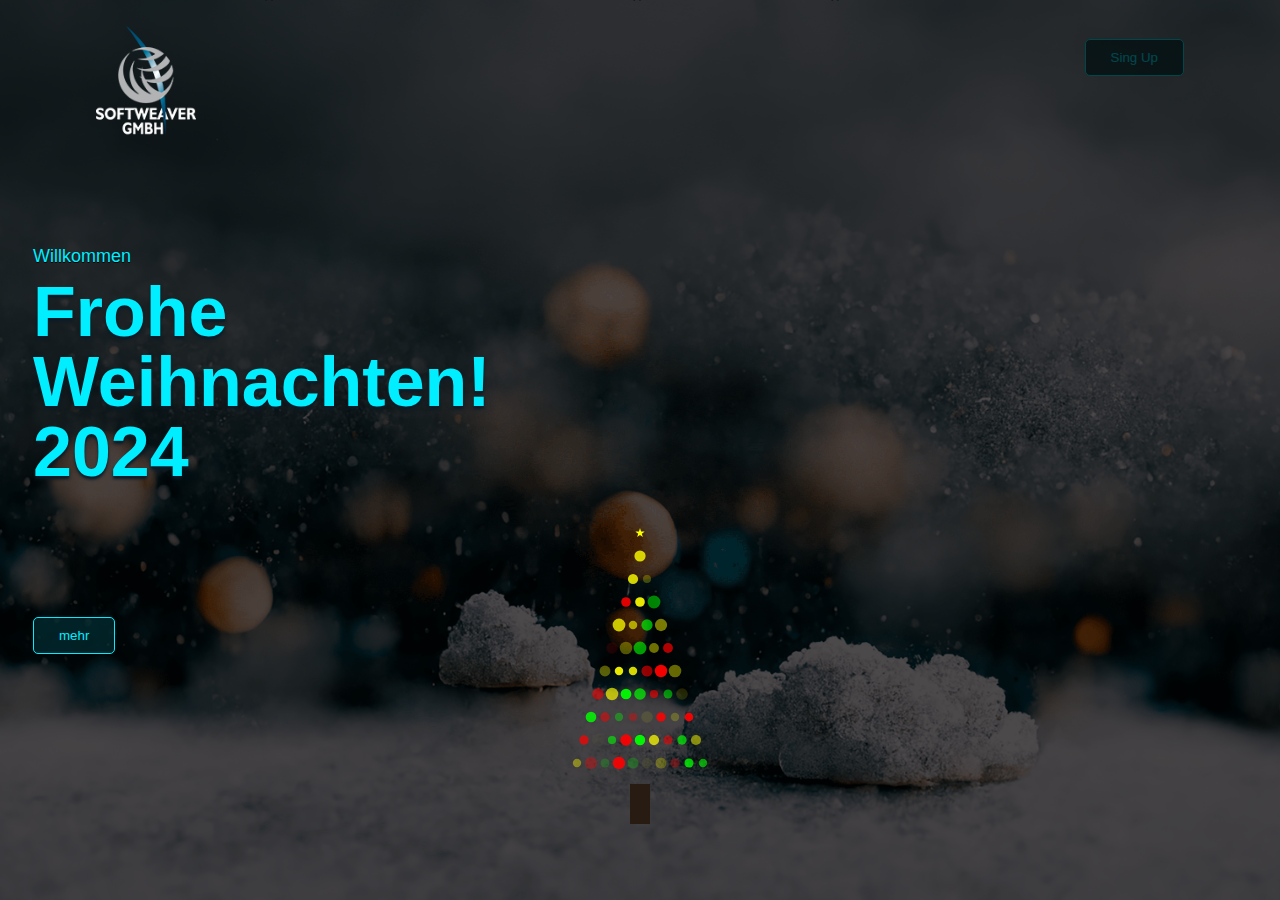
<file: PROJEKT/Documentation/HTML/Christmas/index.html>
<!DOCTYPE html>
<html lang="de"></html>

<head>
    <meta charset="UTF-8">
    <meta http-equiv="X-UA-Compatible" content="IE=edge">
    <meta name="viewport" content="width=device-width, initial-scale=1.0">
    <!--Publisher, Autor-->
    <meta name="author" content="Darwin Paz">

<title>Animated Christmas Tree</title>
<link rel="stylesheet" type="text/css" href="style.css">
</head>

<div class="hero">
  <div class="navbar">
      <img src="softweaver-logo-light.png" class="logo">
      <button type="button">Sing Up</button>
  </div>

  <div class="content">
      <small>Willkommen</small>
      <h1>Frohe<br>Weihnachten!<br>2024</h1>
      <button type="button">mehr</button>
  </div>

<body>
  <div class="tree-container">
    <div class="tree">
      <div class="star top"></div>
      <div class="row row1"></div>
      <div class="row row2"></div>
      <div class="row row3"></div>
      <div class="row row4"></div>
      <div class="row row5"></div>
      <div class="row row6"></div>
      <div class="row row7"></div>
      <div class="row row8"></div>
      <div class="row row9"></div>
      <div class="row row10"></div>
      <div class="trunk"></div>
    </div>
    <div class="message"> </div>
  </div>

  <div class="snows">
    <img src="snow.png">
    <img src="snow.png">
    <img src="snow.png">
    <img src="snow.png">
    <img src="snow.png">
    <img src="snow.png">
    <img src="snow.png">
</div>
</div>

  <script src="script.js"></script>
</body>
</html>
</file>
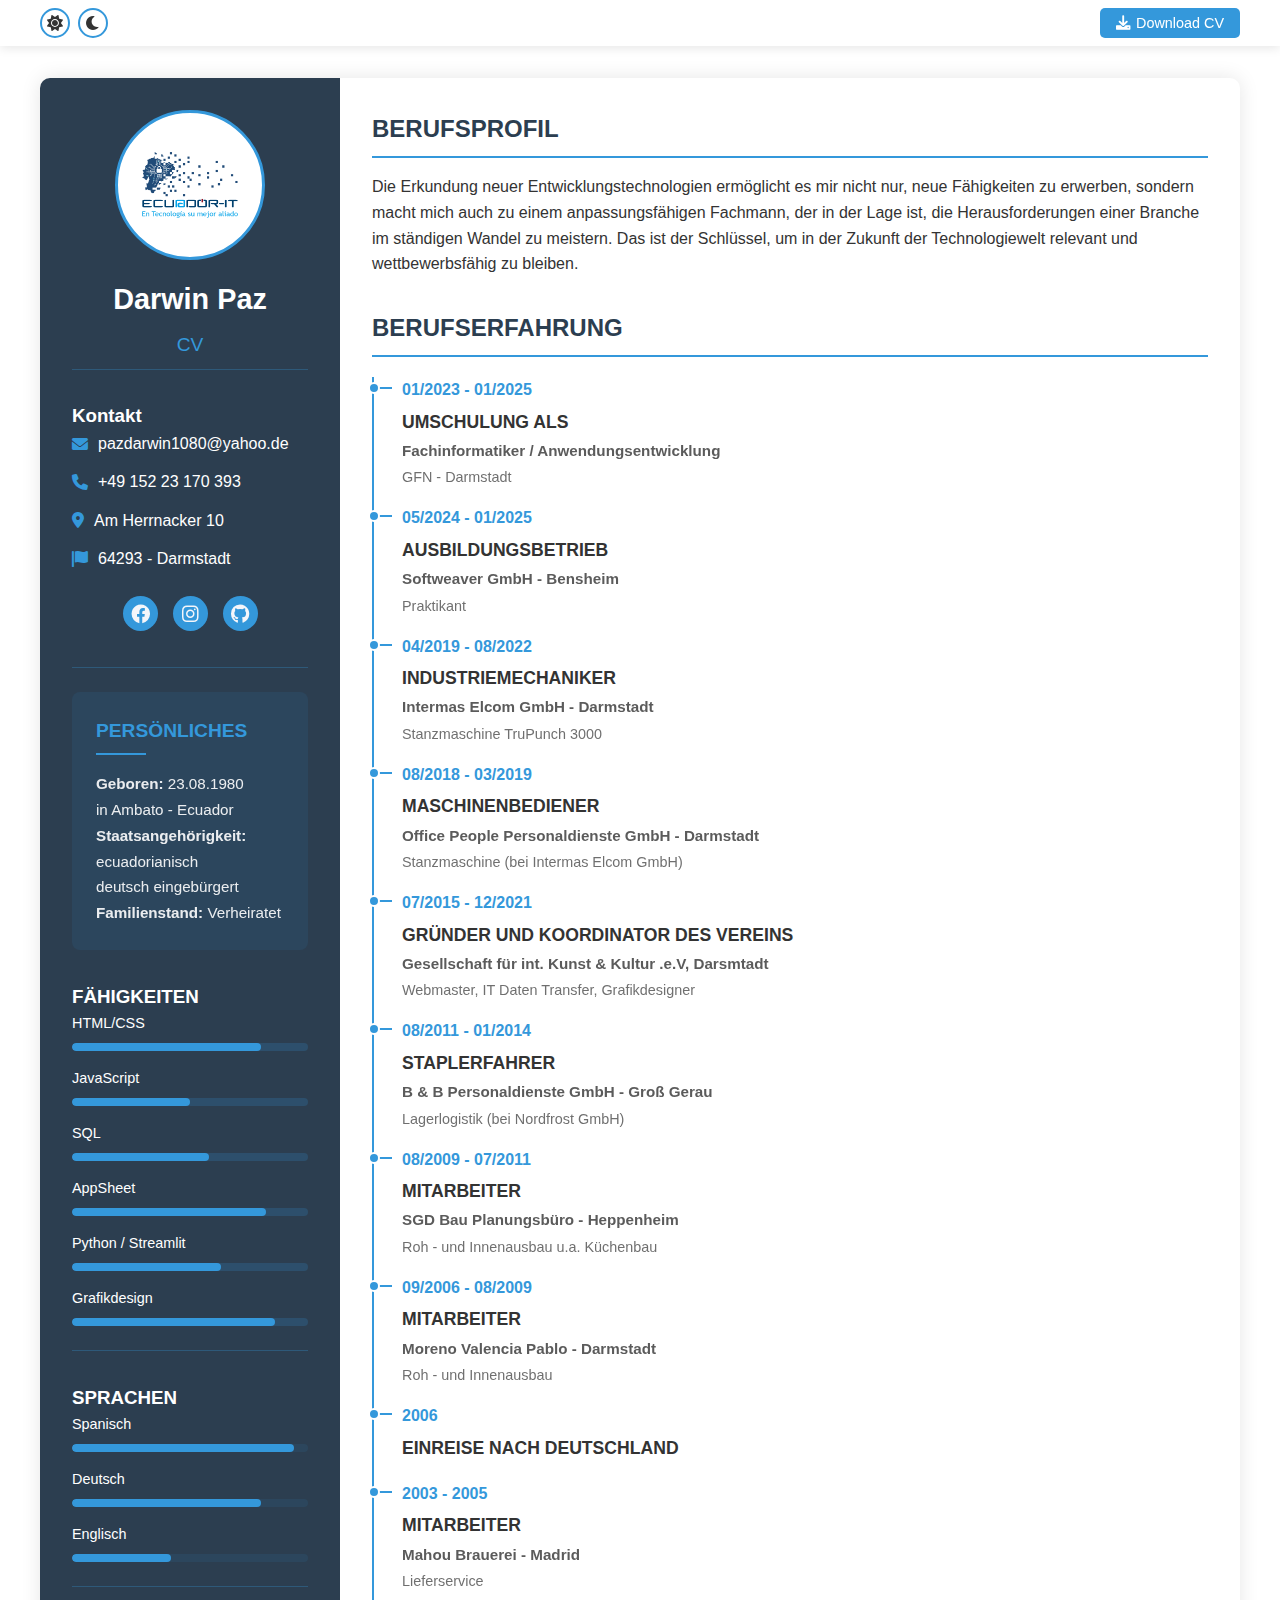
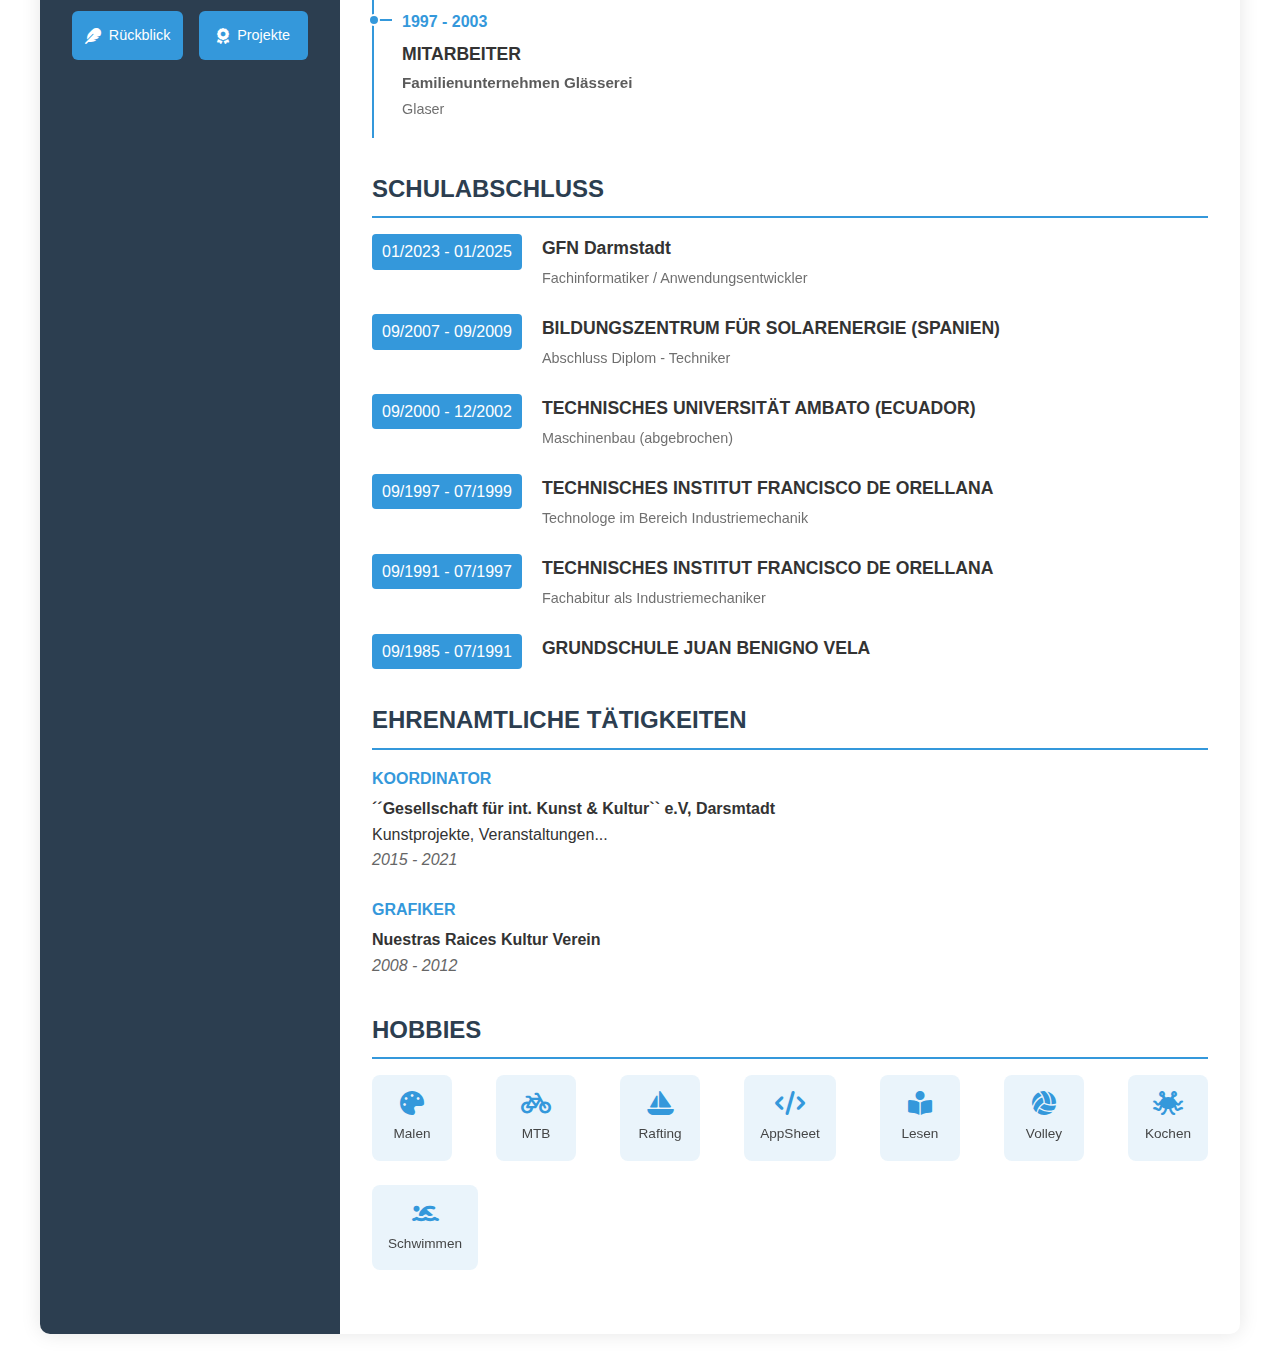
<file: PROJEKT/Documentation/HTML/CV/index.html>
<!DOCTYPE html>
<!--Open HTML Document-->
<html lang="de">
<head>
    <meta charset="UTF-8">
    <meta name="viewport" content="width=device-width, initial-scale=1.0">
    <!--Copyright, Publisher, Autor-->
    <meta name="authors" content="Darwin Paz">
    <meta name="publisher" content="Darwin Paz">
    <meta name="copyright" content="© D.Paz">

    <title>CV Modern</title>

    <!--Styles-->
    <link rel="stylesheet" href="styles.css">
    <link rel="stylesheet" href="https://cdnjs.cloudflare.com/ajax/libs/font-awesome/6.0.0/css/all.min.css">
    
    <!--Call script-->
    <script src="script.js" defer></script>
    
</head>
<body>
    <header class="top-bar">
        <div class="theme-buttons">
            <button id="lightMode" class="theme-btn" title="Tema Claro">
                <i class="fas fa-sun"></i>
            </button>
            <button id="darkMode" class="theme-btn" title="Tema Oscuro">
                <i class="fas fa-moon"></i>
            </button>
        </div>
        <div class="download-btn">
            <button id="downloadCV" title="Descargar CV">
                <i class="fas fa-download"></i> Download CV
            </button>
        </div>
    </header>
    <div class="container">
        <aside class="sidebar">
            <div class="profile">
                <div class="profile-img">
                    <img src="EC-IT-Logo.png" alt="Logo Perfil">
                </div>
                <h1>Darwin Paz</h1>
                <h2>CV</h2>
            </div>
            
            <section class="contact-info">
                <h3>Kontakt</h3>
                <ul>
                    <li><i class="fas fa-envelope"></i> pazdarwin1080@yahoo.de</li>
                    <li><i class="fas fa-phone"></i> +49 152 23 170 393</li>
                    <li><i class="fas fa-map-marker-alt"></i> Am Herrnacker 10</li>
                    <li><i class="fa fa-flag"></i> 64293 - Darmstadt</li>
                </ul>
                
                <!--SOCIALS-->
                <div class="user-info__user-links">
                    <ul class="links__social">
                        <li class="social__option">
                            <a href="#" class="social__link">
                                <i class="fa-brands fa-facebook"></i>
                            </a>
                        </li>
                        <li class="social__option">
                            <a href="#" class="social__link">
                                <i class="fa-brands fa-instagram"></i>
                            </a>
                        </li>
                        <li class="social__option">
                            <a href="#" class="social__link">
                                <i class="fa-brands fa-github"></i>
                            </a>
                        </li>
                    </ul>
                </div>
            </section>

            <section class="personal">
                <h3>PERSÖNLICHES</h3>
                <p><strong>Geboren:</strong> 23.08.1980 <br>
                    in Ambato - Ecuador <br>
                <strong>Staatsangehörigkeit:</strong><br>
                    ecuadorianisch <br>
                    deutsch eingebürgert <br>
                <strong>Familienstand:</strong> Verheiratet</p>
            </section>

            <section class="skills">
                <h3>FÄHIGKEITEN</h3>
                <div class="skill-item">
                    <div class="skill-info">
                        <span class="skill-name">HTML/CSS</span>
                        <span class="skill-percentage"> </span>
                    </div>
                    <div class="skill-bar">
                        <div class="skill-progress" style="width: 80%"></div>
                    </div>

                </div>
                <div class="skill-item">
                    <div class="skill-info">
                        <span class="skill-name">JavaScript</span>
                        <span class="skill-percentage"> </span>
                    </div>
                    <div class="skill-bar">
                        <div class="skill-progress" style="width: 50%"></div>
                    </div>

                </div>
                <div class="skill-item">
                    <div class="skill-info">
                        <span class="skill-name">SQL</span>
                        <span class="skill-percentage"> </span>
                    </div>
                    <div class="skill-bar">
                        <div class="skill-progress" style="width: 58%"></div>
                    </div>

                </div>
                <div class="skill-item">
                    <div class="skill-info">
                        <span class="skill-name">AppSheet</span>
                        <span class="skill-percentage"> </span>
                    </div>
                    <div class="skill-bar">
                        <div class="skill-progress" style="width: 82%"></div>
                    </div>

                </div>
                <div class="skill-item">
                    <div class="skill-info">
                        <span class="skill-name">Python / Streamlit</span>
                        <span class="skill-percentage"> </span>
                    </div>
                    <div class="skill-bar">
                        <div class="skill-progress" style="width: 63%"></div>
                    </div>

                </div>
                <div class="skill-item">
                    <div class="skill-info">
                        <span class="skill-name">Grafikdesign</span>
                        <span class="skill-percentage"> </span>
                    </div>
                    <div class="skill-bar">
                        <div class="skill-progress" style="width: 86%"></div>
                    </div>

                </div>
            </section>

            <section class="languages">
                <h3>SPRACHEN</h3>
                <div class="language-item">
                    <div class="language-info">
                        <span class="language-name">Spanisch</span>
                        <span class="language-level"> </span>
                    </div>
                    <div class="language-bar">
                        <div class="language-progress" style="width: 94%"></div>
                    </div>

                </div>
                <div class="language-item">
                    <div class="language-info">
                        <span class="language-name">Deutsch</span>
                        <span class="language-level"> </span>
                    </div>
                    <div class="language-bar">
                        <div class="language-progress" style="width: 80%"></div>
                    </div>

                </div>
                <div class="language-item">
                    <div class="language-info">
                        <span class="language-name">Englisch</span>
                        <span class="language-level"> </span>
                    </div>
                    <div class="language-bar">
                        <div class="language-progress" style="width: 42%"></div>
                    </div>

                </div>
            </section>

            <div class="sidebar-buttons">
                <a href="#" class="sidebar-btn">
                    <i class="fa-solid fa-feather"></i>
                    <span>Rückblick</span>
                </a>
                <a href="#" class="sidebar-btn">
                    <i class="fa-solid fa-award"></i>
                    <span>Projekte</span>
                </a>
            </div>
        </aside>

        <main class="main-content">
            <section class="about">
                <h3>BERUFSPROFIL</h3>
                <p>Die Erkundung neuer Entwicklungstechnologien ermöglicht es mir nicht nur, neue Fähigkeiten zu erwerben, sondern macht mich auch zu einem anpassungsfähigen Fachmann, der in der Lage ist, die Herausforderungen einer Branche im ständigen Wandel zu meistern. Das ist der Schlüssel, um in der Zukunft der Technologiewelt relevant und wettbewerbsfähig zu bleiben.</p>
            </section>

            <section class="experience">
                <h3>BERUFSERFAHRUNG</h3>
                <div class="timeline">
                  <div class="experience-item">
                    <div class="timeline-dot"></div>
                    <h4>01/2023 - 01/2025</h4>
                    <p class="position">UMSCHULUNG ALS</p>
                    <p class="company">Fachinformatiker / Anwendungsentwicklung</p>
                    <p class="activity">GFN - Darmstadt</p>

                  </div>

                  <div class="experience-item">
                    <div class="timeline-dot"></div>
                    <h4>05/2024 - 01/2025</h4>
                    <p class="position">AUSBILDUNGSBETRIEB</p>
                    <p class="company">Softweaver GmbH - Bensheim</p>
                    <p class="activity">Praktikant</p>
                  </div>

                  <div class="experience-item">
                    <div class="timeline-dot"></div>
                    <h4>04/2019 - 08/2022</h4>
                    <p class="position">INDUSTRIEMECHANIKER</p>
                    <p class="company">Intermas Elcom GmbH - Darmstadt</p>
                    <p class="activity">Stanzmaschine TruPunch 3000</p>
                  </div>

                  <div class="experience-item">
                    <div class="timeline-dot"></div>
                    <h4>08/2018 - 03/2019</h4>
                    <p class="position">MASCHINENBEDIENER</p>
                    <p class="company">Office People Personaldienste GmbH - Darmstadt</p>
                    <p class="activity">Stanzmaschine (bei Intermas Elcom GmbH)</p>
                  </div>

                  <div class="experience-item">
                    <div class="timeline-dot"></div>
                    <h4>07/2015 - 12/2021</h4>
                    <p class="position">GRÜNDER UND KOORDINATOR DES VEREINS</p>
                    <p class="company">Gesellschaft für int. Kunst & Kultur .e.V, Darsmtadt</p>
                    <p class="activity">Webmaster, IT Daten Transfer, Grafikdesigner</p>
                  </div>

                  <div class="experience-item">
                    <div class="timeline-dot"></div>
                    <h4>08/2011 - 01/2014</h4>
                    <p class="position">STAPLERFAHRER</p>
                    <p class="company">B & B Personaldienste GmbH - Groß Gerau</p>
                    <p class="activity">Lagerlogistik (bei Nordfrost GmbH)</p>
                  </div>

                  <div class="experience-item">
                    <div class="timeline-dot"></div>
                    <h4>08/2009 - 07/2011</h4>
                    <p class="position">MITARBEITER</p>
                    <p class="company">SGD Bau Planungsbüro - Heppenheim</p>
                    <p class="activity">Roh - und Innenausbau u.a. Küchenbau</p>
                  </div>

                  <div class="experience-item">
                    <div class="timeline-dot"></div>
                    <h4>09/2006 - 08/2009</h4>
                    <p class="position">MITARBEITER</p>
                    <p class="company">Moreno Valencia Pablo - Darmstadt</p>
                    <p class="activity">Roh - und Innenausbau</p>
                  </div>

                  <div class="experience-item">
                    <div class="timeline-dot"></div>
                    <h4>2006</h4>
                    <p class="position">EINREISE NACH DEUTSCHLAND</p>
                    <p class="company"> </p>
                    <p class="activity"> </p>
                  </div>

                  <div class="experience-item">
                    <div class="timeline-dot"></div>
                    <h4>2003 - 2005</h4>
                    <p class="position">MITARBEITER</p>
                    <p class="company">Mahou Brauerei - Madrid</p>
                    <p class="activity">Lieferservice</p>
                  </div>

                  <div class="experience-item">
                    <div class="timeline-dot"></div>
                    <h4>1997 - 2003</h4>
                    <p class="position">MITARBEITER</p>
                    <p class="company">Familienunternehmen Glässerei</p>
                    <p class="activity">Glaser</p>
                  </div>

                </div>
              </section>

            <section class="education">
                <h3>SCHULABSCHLUSS</h3>
                <div class="education-item">
                    <div class="education-date">01/2023 - 01/2025</div>
                    <div class="education-info">
                        <h4>GFN Darmstadt</h4>
                        <p class="institution"> </p>
                        <p class="description">Fachinformatiker / Anwendungsentwickler</p>
                    </div>
                </div>

                <div class="education-item">
                    <div class="education-date">09/2007 - 09/2009</div>
                    <div class="education-info">
                        <h4>BILDUNGSZENTRUM FÜR SOLARENERGIE (SPANIEN)</h4>
                        <p class="institution"> </p>
                        <p class="description">Abschluss Diplom - Techniker</p>
                    </div>
                </div>

                <div class="education-item">
                    <div class="education-date">09/2000 - 12/2002</div>
                    <div class="education-info">
                        <h4>TECHNISCHES UNIVERSITÄT AMBATO (ECUADOR)</h4>
                        <p class="institution"> </p>
                        <p class="description">Maschinenbau (abgebrochen)</p>
                    </div>
                </div>

                <div class="education-item">
                    <div class="education-date">09/1997 - 07/1999</div>
                    <div class="education-info">
                        <h4>TECHNISCHES INSTITUT FRANCISCO DE ORELLANA</h4>
                        <p class="institution"> </p>
                        <p class="description">Technologe im Bereich Industriemechanik</p>
                    </div>
                </div>

                <div class="education-item">
                    <div class="education-date">09/1991 - 07/1997</div>
                    <div class="education-info">
                        <h4>TECHNISCHES INSTITUT FRANCISCO DE ORELLANA</h4>
                        <p class="institution"> </p>
                        <p class="description">Fachabitur als Industriemechaniker</p>
                    </div>
                </div>

                <div class="education-item">
                    <div class="education-date">09/1985 - 07/1991</div>
                    <div class="education-info">
                        <h4>GRUNDSCHULE JUAN BENIGNO VELA</h4>
                        <p class="institution"> </p>
                        <p class="description"> </p>
                    </div>
                </div>

            </section>

            <section class="certifications">
                <h3>EHRENAMTLICHE TÄTIGKEITEN</h3>

                <div class="certification-item">
                    <h4>KOORDINATOR</h4>
                    <p class="institution">´´Gesellschaft für int. Kunst & Kultur`` e.V, Darsmtadt</p>
                    <p class="description">Kunstprojekte, Veranstaltungen...</p>
                    <p class="date">2015 - 2021</p>
                </div>

                <div class="certification-item">
                    <h4>GRAFIKER</h4>
                    <p class="institution">Nuestras Raices Kultur Verein</p>
                    <p class="date">2008 - 2012</p>
                </div>
            </section>

            <section class="hobbies">
                <h3>HOBBIES</h3>
                <div class="hobbies-container">
                    <div class="hobby-item">
                        <i class="fas fa-palette"></i>
                        <span>Malen</span>
                    </div>
                    <div class="hobby-item">
                        <i class="fas fa-bicycle"></i>
                        <span>MTB</span>
                    </div>
                    <div class="hobby-item">
                        <i class="fa-solid fa-sailboat"></i>
                        <span>Rafting</span>
                    </div>
                    <div class="hobby-item">
                        <i class="fa-solid fa-code"></i>
                        <span>AppSheet</span>
                    </div>
                    <div class="hobby-item">
                        <i class="fas fa-book-reader"></i>
                        <span>Lesen</span>
                    </div>
                    <div class="hobby-item">
                        <i class="fa-solid fa-volleyball"></i>
                        <span>Volley</span>
                    </div>
                    <div class="hobby-item">
                        <i class="fa-solid fa-spaghetti-monster-flying"></i>
                        <span>Kochen</span>
                    </div>
                    <div class="hobby-item">
                        <i class="fa-solid fa-person-swimming"></i>
                        <span>Schwimmen</span>
                    </div>
                </div>
            </section>
        </main>
    </div>
</body>
</html>
</file>
<file: PROJEKT/Documentation/HTML/Christmas/style.css>
/* VARIABLES DEFINITION */

:root{
  --color-principal: #0ef;
  --color-secondary: #ffffff;

  --color-background: #081b29;
  --color-transparent: transparent;

  --color-icons: #f8a60e;
  --color-buttons: #081b29;
  --color-title: #0ed3e9;
  --color-details: #0F3759;
}

/*--GENERAL STYLES--*/
*{
  margin: 0;
  padding: 0;
  font-family: sans-serif;
}

body {
    background-color: #000;
    display: flex;
    justify-content: center;
    align-items: center;
    min-height: 100vh;
    margin: 0;
  }
  
  .tree-container {
    text-align: center;
    display: flex;
    flex-direction: column;
    min-height: 150vh;
    justify-content: center;
    align-items: center;
  }
  
  .tree {
    display: inline-block;
  }
  
  .star {
    width: 120px;
    height: 120px;
    background-color: rgb(251, 255, 0);
    clip-path: polygon(
      50% 0%,
      61% 35%,
      98% 35%,
      68% 57%,
      79% 91%,
      50% 70%,
      21% 91%,
      32% 57%,
      2% 35%,
      39% 35%
    );
    margin: 0 auto;
  }
  
  .row {
    margin: 5px auto;
  }
  
  .row1 { width: 20px; }
  .row2 { width: 40px; }
  .row3 { width: 60px; }
  .row4 { width: 80px; }
  .row5 { width: 100px; }
  .row6 { width: 120px; }
  .row7 { width: 140px; }
  .row8 { width: 160px; }
  .row9 { width: 180px; }
  .row10 { width: 200px; }
  
  .star, .row div {
    display: inline-block;
    width: 10px;
    height: 10px;
    border-radius: 50%;
    margin: 2px;
  }
  
  /* Clases para los colores */
  .yellow { animation: blink-yellow 3s infinite; }
  .green { animation: blink-green 3s infinite; }
  .red { animation: blink-red 3s infinite; }
  
  .trunk {
    width: 20px;
    height: 40px;
    background-color: #875a3c;
    margin: 10px auto;
  }
  
  .message {
    color: #0f0;
    font-size: 24px;
    margin-top: 20px;
    font-family: sans-serif;
  }
  

  @keyframes blink-yellow {
    0%, 33% { opacity: 1; }
    33.1%, 100% { opacity: 0.4; }
  }
  
  @keyframes blink-green {
    0%, 33% { opacity: 0.4; }
    33.1%, 66% { opacity: 1; }
    66.1%, 100% { opacity: 0.4; }
  }
  
  @keyframes blink-red {
    0%, 66% { opacity: 0.4; }
    66.1%, 100% { opacity: 1; }
  }


  .hero {
    width: 100%;
    height: 100vh;
    background-image: url(Vivid_Snow.png);
    background-size: cover;
    background-position: center;
    position: relative;
    overflow: hidden;
  }
  
  .hero::before {
    content: "";
    position: absolute;
    top: 0;
    left: 0;
    width: 100%;
    height: 100%;
    background-color: rgba(0, 0, 0, 0.7);
  }


  .logo {
    width: 100px;
    margin-top: 150px;
    cursor: pointer;
    z-index: 1;
  }


.navbar{
    width: 85%;
    height: 15px;
    margin: auto;
    display: flex;
    align-items: center;
    justify-content: space-between;
}

button{
    color: var(--color-principal);
    padding: 10px 25px;
    background: #022d33b6;
    border: 1px solid var(--color-principal);
    border-radius: 5px;
    outline: none;
    margin-top: 100px;
    cursor: pointer;
    transition: all 0.6s ease-in-out;
}
button:hover{
    transform: scale(1.1);
}


.content{
    color: var(--color-principal);
    position: absolute;
    top: 50%;
    left: 8px;
    transform: translateY(-50%);
    z-index: 2;

    padding: 10px 25px;
    outline: none;

}


h1{
    font-size: 70px;
    margin: 10px 0 30px;
    line-height: 70px;
    text-shadow: 0 3px 3px var(--color-background);
}


small{
    font-size: 18px;
    margin: 5px 0 20px;
    text-shadow: 0 1px black;
}



  .snows img{
    width: 50px;
    animation: bubble 7s linear infinite;
    filter:brightness(10%);
}

.snows{
    width: 100%;
    display: flex;
    align-items: center;
    justify-content: space-around;
    position: absolute;
    top: -50px;
}
@keyframes bubble{
    0%{
        transform: translateY(0);
        opacity: 0;
    }
    50%{
        opacity: 1;
    }
    70%{
        opacity: 1;
    }
    100%{
        transform: translateY(80vh);
        opacity: 0;
}
}


.snows img:nth-child(1){
    animation-delay: 2s;
    width: 23px;
}
.snows img:nth-child(2){
    animation-delay: 1s;
}
.snows img:nth-child(3){
    animation-delay: 3s;
    width: 23px;
}
.snows img:nth-child(4){
    animation-delay: 4.5s;
}
.snows img:nth-child(5){
    animation-delay: 3s;
}
.snows img:nth-child(6){
    width: 18px;
    animation-delay: 6s;
}
.snows img:nth-child(7){
    width: 33px;
    animation-delay: 7s;
}


@media screen and (max-width: 600px)
{
    h1{
        font-size: 33px;
        line-height: 48px;
    }
    .side-bar{
        width: 100%;
        height: 48px;
        top: auto;
        bottom: 0;
        display: flex;
        align-items: center;
        justify-content: space-between;
        padding: 0 10px;
        box-sizing: border-box;
    }
}

@media screen and (max-width: 900px) and (min-width: 600px)
{
h1{
        font-size: 56px;
        line-height: 56px;
    }
    .side-bar{
        width: 100%;
        height: 45px;
        top: auto;
        bottom: 0;
        display: flex;
        align-items: center;
        justify-content: space-between;
        padding: 0 10px;
        box-sizing: border-box;
    }
}
</file>
<file: PROJEKT/Documentation/HTML/CV/styles.css>
:root {
    --primary-color: #2c3e50;
    --secondary-color: #3498db;
    --text-color: #333;
    --light-gray: #f5f6fa;
    --sidebar-width: 300px;
    --background-color: #ffffff;
    --timeline-color: var(--secondary-color);
    --timeline-color-rgb: 52, 152, 219;
}

[data-theme="dark"] {
    --primary-color: #433F3E;
    --secondary-color: #BF973A;
    --text-color: #ffffff;
    --light-gray: #BF973A;
    --background-color: #1a1a1a;
    --timeline-color: #BF973A;
    --timeline-color-rgb: 191, 151, 58;
}

[data-theme="dark"] h3,
[data-theme="dark"] .sidebar h3,
[data-theme="dark"] .personal h3,
[data-theme="dark"] .section-title {
    color: #BF973A;
}

[data-theme="dark"] .personal h3::after {
    background: #BF973A;
}

[data-theme="dark"] .about h3,
[data-theme="dark"] .experience h3,
[data-theme="dark"] .education h3,
[data-theme="dark"] .certifications h3,
[data-theme="dark"] .hobbies h3 {
    color: #BF973A;
}

[data-theme="dark"] .experience-item h4 {
    color: #BF973A;
}

* {
    margin: 0;
    padding: 0;
    box-sizing: border-box;
}

body {
    font-family: 'Segoe UI', Tahoma, Geneva, Verdana, sans-serif;
    line-height: 1.6;
    color: var(--text-color);
    background-color: var(--background-color);
    transition: all 0.3s ease;
}

/* Barra superior y botones */
.top-bar {
    background-color: var(--background-color);
    padding: 8px 40px;
    display: flex;
    justify-content: space-between;
    align-items: center;
    box-shadow: 0 2px 10px rgba(0,0,0,0.1);
    position: sticky;
    top: 0;
    z-index: 1000;
    min-height: 45px;
}

.theme-buttons {
    display: flex;
    gap: 8px;
}

.theme-btn {
    background: none;
    border: 2px solid var(--secondary-color);
    border-radius: 50%;
    font-size: 1rem;
    cursor: pointer;
    color: var(--text-color);
    padding: 6px;
    margin: 0;
    transition: all 0.3s ease;
    width: 30px;
    height: 30px;
    display: flex;
    align-items: center;
    justify-content: center;
}

.theme-btn:hover {
    transform: scale(1.1);
    background-color: var(--secondary-color);
    color: white;
}

.download-btn {
    margin-left: auto;
}

#downloadCV {
    background-color: var(--secondary-color);
    color: white;
    border: none;
    padding: 6px 16px;
    border-radius: 5px;
    cursor: pointer;
    display: flex;
    align-items: center;
    gap: 6px;
    transition: all 0.3s ease;
    font-size: 0.9rem;
    font-weight: 500;
    height: 30px;
}

#downloadCV:hover {
    transform: translateY(-2px);
    box-shadow: 0 2px 5px rgba(0,0,0,0.2);
}

/* Contenedor principal */
.container {
    max-width: 1200px;
    margin: 2rem auto;
    background: var(--background-color);
    box-shadow: 0 0 20px rgba(0, 0, 0, 0.1);
    border-radius: 10px;
    overflow: hidden;
    display: flex;
}

/* Sidebar Styles */
.sidebar {
    width: var(--sidebar-width);
    background-color: var(--primary-color);
    color: white;
    padding: 2rem;
}

.profile {
    text-align: center;
    margin-bottom: 2rem;
}

.profile-img {
    width: 150px;
    height: 150px;
    margin: 0 auto 1rem;
    border-radius: 50%;
    overflow: hidden;
    background-color: var(--background-color);
    display: flex;
    align-items: center;
    justify-content: center;
    border: 3px solid var(--secondary-color);
    padding: 15px;
}

.profile-img img {
    width: 85%;
    height: 85%;
    object-fit: contain;
    display: block;
}

.profile h1 {
    font-size: 1.8rem;
    margin-bottom: 0.5rem;
}

.profile h2 {
    font-size: 1.2rem;
    font-weight: normal;
    color: var(--secondary-color);
    margin-bottom: 1rem;
}

/* Agrega la línea separadora */
.profile h2::after {
    content: '';
    display: block;
    width: 100%;
    height: 0.1px;
    background-color: var(--secondary-color); /* Puedes ajustar el color */
    margin-top: 0.5rem; /* Espacio superior para la línea */
    opacity: 0.3;
}

/* Contact Info */
.contact-info ul {
    list-style: none;
}

.contact-info li {
    margin-bottom: 0.8rem;
    display: flex;
    align-items: center;
}

.contact-info i {
    margin-right: 10px;
    color: var(--secondary-color);
}

.contact-info::after {
    content: '';
    display: block;
    width: 100%;
    height: 1px;
    background: var(--secondary-color);
    margin: 1.5rem 0;
    opacity: 0.3;
}

/* Skills and Languages */
.skills, .languages {
    margin-top: 2rem;
}

/* Sidebar buttons */
.sidebar-buttons{
    display: flex;
    gap: 1rem;
    margin-top: 1.5rem;
}

.sidebar-btn{
    flex: 1;
    display: flex;
    align-items: center;
    justify-content: center;
    gap: 0.5rem;
    padding: 0.8rem;
    background: var(--secondary-color);
    color: #fff;
    text-decoration: none;
    border-radius: 6px;
    transition: all 0.3s ease;
}

.sidebar-btn:hover{
    background: var(--secondary-color);
    transform: translateY(-2px);
}

.sidebar-btn i{
    font-size: 1rem;
}

.sidebar-btn span{
    font-size: 0.9rem;
    font-weight: 500;
}

.skills::after, .languages::after{
    content: '';
    display: block;
    width: 100%;
    height: 1px;
    background: var(--secondary-color);
    margin: 1.5rem 0;
    opacity: 0.3;
}

/* Skill bars styles */
.skill-item {
    margin-bottom: 1rem;
}

.skill-info {
    display: flex;
    justify-content: space-between;
    margin-bottom: 0.5rem;
}

.skill-name {
    color: #fff;
    font-size: 0.9rem;
}

.skill-percentage {
    color: var(--secondary-color);
    font-size: 0.9rem;
}

.skill-bar {
    background: rgba(var(--timeline-color-rgb), 0.2);
    height: 8px;
    border-radius: 4px;
    overflow: hidden;
}

.skill-progress {
    height: 100%;
    background: var(--secondary-color);
    border-radius: 4px;
    transition: width 0.5s ease-in-out;
}

/* Main Content */
.main-content {
    flex: 1;
    padding: 2rem;
}

.main-content section {
    margin-bottom: 2rem;
}

.main-content h3 {
    color: var(--primary-color);
    font-size: 1.5rem;
    margin-bottom: 1rem;
    padding-bottom: 0.5rem;
    border-bottom: 2px solid var(--secondary-color);
}

.experience-item, .education-item, .certification-item {
    margin-bottom: 1.5rem;
}

.experience-item h4, .education-item h4, .certification-item h4 {
    color: var(--secondary-color);
    margin-bottom: 0.3rem;
}

.company, .institution {
    font-weight: bold;
}

.date {
    color: #666;
    font-style: italic;
    margin-bottom: 0.5rem;
}

.experience-item ul {
    list-style-position: inside;
    margin-top: 0.5rem;
}

/* Education styles */
.education-item {
    display: flex;
    gap: 20px;
    margin-bottom: 1.5rem;
}

.education-date {
    background: var(--secondary-color);
    color: #fff;
    padding: 5px 10px;
    border-radius: 4px;
    min-width: 100px;
    text-align: center;
    height: fit-content;
}

.education-info {
    flex: 1;
}

.education-info h4 {
    color: var(--text-color);
    margin-bottom: 0.3rem;
    font-size: 1.1rem;
}

.education-info .institution {
    color: var(--text-color);
    opacity: 0.8;
    font-size: 0.95rem;
    margin: 0.2rem 0;
}

.education-info .description {
    color: var(--text-color);
    opacity: 0.7;
    font-size: 0.9rem;
}

/* Timeline styles */
.timeline {
    position: relative;
    padding-left: 30px;
    margin-top: 20px;
}

.timeline::before {
    content: '';
    position: absolute;
    left: 0;
    top: 0;
    height: 100%;
    width: 2px;
    background-color: var(--timeline-color);
}

.experience-item {
    position: relative;
    margin-bottom: 0;
    padding-bottom: 1rem;
}

.timeline-dot {
    position: absolute;
    left: -34px;
    top: 5px;
    width: 12px;
    height: 12px;
    border-radius: 50%;
    background-color: var(--timeline-color);
    border: 2px solid var(--background-color);
}

.experience-item::before {
    content: '';
    position: absolute;
    left: -30px;
    top: 10px;
    width: 20px;
    height: 2px;
    background-color: var(--timeline-color);
}

.experience-item h4 {
    color: var(--secondary-color);
    font-size: 1rem;
    margin-bottom: 0.3rem;
}

.experience-item .position {
    font-weight: bold;
    font-size: 1.1rem;
    color: var(--text-color);
    margin: 0.2rem 0;
}

.experience-item .company {
    color: var(--text-color);
    opacity: 0.8;
    font-size: 0.95rem;
    margin: 0.2rem 0;
}

.experience-item .activity {
    color: var(--text-color);
    opacity: 0.7;
    font-size: 0.9rem;
    margin-top: 0.2rem;
}

/* Estilos para iconos sociales */
.user-info__user-links {
    margin-top: 1.5rem;
}

.links__social {
    list-style: none;
    display: flex;
    gap: 15px;
    justify-content: center;
    padding: 0;
}

.social__option {
    display: flex;
    align-items: center;
    justify-content: center;
}

.social__link {
    display: inline-flex;
    align-items: center;
    justify-content: center;
    width: 35px;
    height: 35px;
    border-radius: 50%;
    background-color: var(--secondary-color); /* Mantén el color de fondo general */
    color: white; /* Color del icono en blanco */
    text-decoration: none;
    transition: all 0.3s ease;
    position: relative;
}

.social__link i {
    font-size: 1.2rem;
    position: absolute;
    top: 50%;
    left: 50%;
    transform: translate(-50%, -50%);
    width: 100%;
    height: 100%;
    display: flex;
    align-items: center;
    justify-content: center;
}

.social__link:hover {
    color: #fff; /* Color del icono en blanco al pasar el ratón */
    transform: translateY(-2px);
}

.social__link:hover i {
    transform: translate(-50%, -50%) scale(1.1);
}

/* Colores específicos para cada red social */
.fa-facebook {
    background: linear-gradient(45deg, #f5f6fa, #f5f6fa);
    -webkit-background-clip: text;
    background-clip: text;
    -webkit-text-fill-color: transparent;
}

.fa-instagram {
    background: linear-gradient(45deg, #f5f6fa, #f5f6fa);
    -webkit-background-clip: text;
    background-clip: text;
    -webkit-text-fill-color: transparent;
}

.fa-github {
    background: linear-gradient(45deg, #f5f6fa, #f5f6fa);
    -webkit-background-clip: text;
    background-clip: text;
    -webkit-text-fill-color: transparent;
}

.social__link:hover .fa-facebook,
.social__link:hover .fa-instagram,
.social__link:hover .fa-github {
    -webkit-text-fill-color: white;
    background: none;
}

/* Personal section */
.personal{
    margin: 1.5rem 0;
    padding: 1.5rem;
    background: rgba(var(--timeline-color-rgb), 0.1);
    border-radius: 8px;
    transition: all 0.3s ease;
}
.personal:hover{
    transform: translateX(5px);
    background: rgba(var(--timeline-color-rgb), 0.15);
    box-shadow: 0 2px 8px rgba(var(--timeline-color-rgb), 0.1);
}
.personal h3{
    color: var(--secondary-color);
    margin-bottom: 1rem;
    font-size: 1.2rem;
    position: relative;
    padding-bottom: 0.5rem;
}
.personal h3::after{
    content: '';
    position: absolute;
    bottom: 0;
    left: 0;
    width: 50px;
    height: 2px;
    background: var(--secondary-color);
}
.personal p{
    color: #fff;
    opacity: 0.9;
    font-size: 0.95rem;
    line-height: 1.7;
    text-align: justify;
    margin: 0;
}

/* Hobbies styles */
.hobbies-container{
    display: flex;
    justify-content: space-between;
    flex-wrap: wrap;
    gap: 1.5rem;
    margin-top: 1rem;
}

.hobby-item{
    display: flex;
    flex-direction: column;
    align-items: center;
    text-align: center;
    padding: 1rem;
    background: rgba(var(--timeline-color-rgb), 0.1);
    border-radius: 8px;
    min-width: 80px;
    transition: all 0.3s ease;
}

.hobby-item:hover{
    transform: translateY(-5px);
    background: rgba(var(--timeline-color-rgb), 0.2);
}

.hobby-item i{
    font-size: 1.5rem;
    color: var(--secondary-color);
    margin-bottom: 0.5rem;
}

.hobby-item span{
    color: var(--text-color);
    font-size: 0.85rem;
    opacity: 0.9;
}

/* Language bars styles */
.language-item{
    margin-bottom:1rem;
}
.language-info{
    display:flex;
    justify-content:space-between;
    margin-bottom:0.5rem;
}
.language-name{
    color:#fff;
    font-size:0.9rem;
}
.language-level{
    color:var(--secondary-color);
    font-size:0.9rem;
}
.language-bar{
    background:rgba(var(--timeline-color-rgb),0.1);
    height:8px;
    border-radius:4px;
    overflow:hidden;
}
.language-progress{
    height:100%;
    background:var(--secondary-color);
    border-radius:4px;
    transition:width 0.5s ease-in-out;
}

/* Sidebar buttons */
.sidebar-buttons{
    display: flex;
    gap: 1rem;
    margin-top: 1.5rem;
}

.sidebar-btn{
    flex: 1;
    display: flex;
    align-items: center;
    justify-content: center;
    gap: 0.5rem;
    padding: 0.8rem;
    background: var(--secondary-color);
    color: #fff;
    text-decoration: none;
    border-radius: 6px;
    transition: all 0.3s ease;
}

.sidebar-btn:hover{
    background: rgba(var(--timeline-color-rgb), 0.9);
    transform: translateY(-2px);
}

.sidebar-btn i{
    font-size: 1rem;
}

.sidebar-btn span{
    font-size: 0.9rem;
    font-weight: 500;
}

/* Responsive Design */
@media (max-width: 768px) {
    .top-bar {
        flex-direction: column;
        gap: 10px;
        padding: 8px 20px;
    }

    .container {
        margin: 0;
        border-radius: 0;
    }

    .sidebar {
        width: 100%;
    }

    .profile-img {
        width: 120px;
        height: 120px;
    }

    .top-bar {
        padding: 8px 20px;
    }
}

/* Responsive Design */
@media (max-width: 768px) {
    .top-bar {
        flex-direction: column;
        gap: 10px;
        padding: 8px 20px;
    }

    .container {
        margin: 0;
        border-radius: 0;
    }

    .sidebar {
        width: 100%;
    }

    .profile-img {
        width: 120px;
        height: 120px;
    }

    .top-bar {
        padding: 8px 20px;
    }
}
</file>
